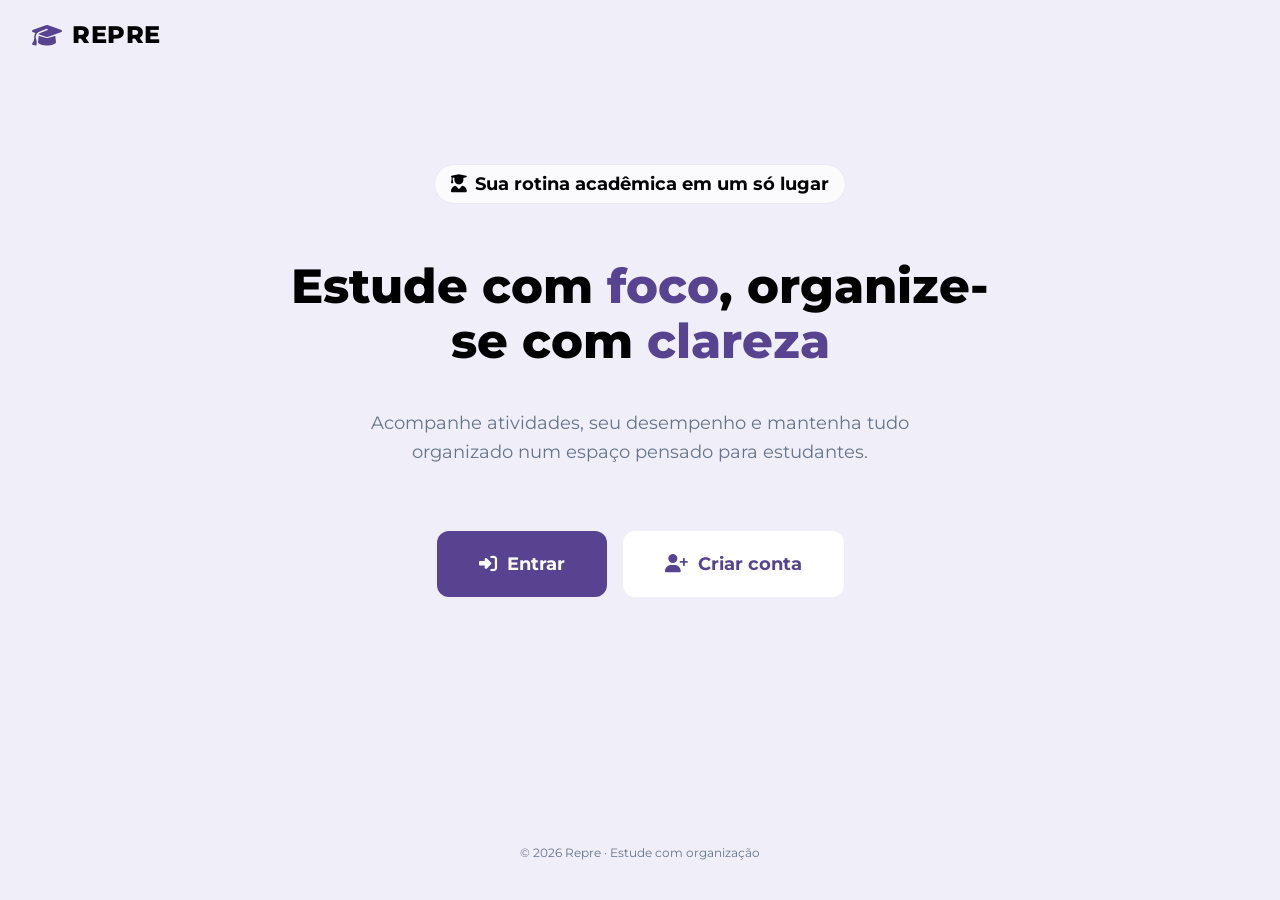
<file: index.html>
<!DOCTYPE html>
<html lang="pt-BR">

<head>
    <meta charset="UTF-8">
    <meta name="viewport" content="width=device-width, initial-scale=1.0">
    <title>REPRE</title>
    <link rel="stylesheet" href="index.css">
    <link href="https://fonts.googleapis.com/css2?family=Montserrat:wght@400;500;600;700&display=swap" rel="stylesheet">
    <link rel="stylesheet" href="https://cdnjs.cloudflare.com/ajax/libs/font-awesome/6.7.2/css/all.min.css">
</head>

<body>
    <div class="bg-books" id="bgBooks" aria-hidden="true"></div>

    <header>
        <div class="logo-chapeu">
            <i class="fa-solid fa-graduation-cap" style="color: #584391;"></i>
            REPRE
        </div>
    </header>

    <content>
        <span class="caixinha fade">
            <i class="fa-solid fa-user-graduate"></i>
            Sua rotina acadêmica em um só lugar
        </span>

        <h1 class="fade">
            Estude com <span class="marcacao">foco</span>, organize-se com <span class="marcacao">clareza</span>
        </h1>

        <p class="subtitle fade">
            Acompanhe atividades, seu desempenho e mantenha tudo
            organizado num espaço pensado para estudantes.
        </p>

        <div class="actions fade">
            <a href="/REPRE-2.0/login.html" class="btn btn-entrar">
                <i class="fa-solid fa-right-to-bracket"></i>
                Entrar
            </a>
            <a href="/REPRE-2.0/cadastro.html" class="btn btn-cadastrar">
                <i class="fa-solid fa-user-plus"></i>
                Criar conta
            </a>
        </div>

    </content>

    <footer>
        © 2026 Repre · Estude com organização
    </footer>

    <script src="funcaolivros.js"></script>
</body>

</html>
</file>
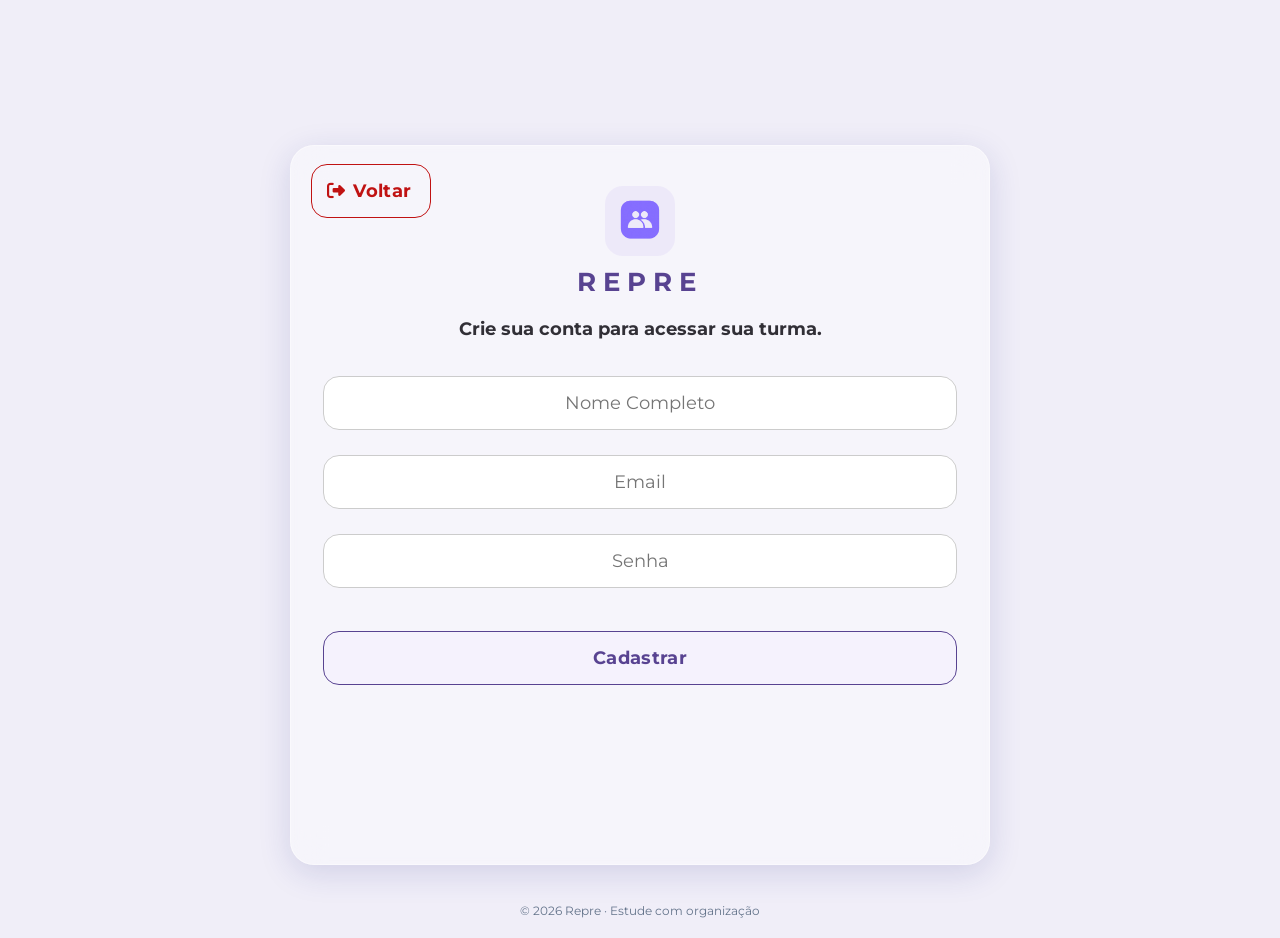
<file: cadastro.html>
<!DOCTYPE html>
<html lang="pt-BR">

<head>
    <meta charset="UTF-8">
    <meta name="viewport" content="width=device-width, initial-scale=1.0">
    <title>Cadastro</title>
    <link rel="stylesheet" href="cadastro.css">
    <link rel="preconnect" href="https://fonts.googleapis.com">
    <link rel="preconnect" href="https://fonts.gstatic.com" crossorigin>
    <link href="https://fonts.googleapis.com/css2?family=Montserrat:wght@400;500;600;700&display=swap" rel="stylesheet">
    <link rel="stylesheet" href="https://cdnjs.cloudflare.com/ajax/libs/font-awesome/6.7.2/css/all.min.css">
</head>

<body>
    <div class="bg-books" id="bgBooks" aria-hidden="true"></div>

    <div class="content">
        <div class="card-login">

            <div class="card-login-header">
                <a href="/REPRE-2.0/index.html" class="btn back">
                    <i class="fa-solid fa-right-from-bracket"></i>
                    Voltar
                </a>
                <div class="logo-bg">
                    <div class="logo-icon">
                        <img src="logo-ilustrativa.png" alt="Logo Repre">
                    </div>
                    <span class="logo-text">REPRE</span>
                </div>

                <h2 class="sub-text">Crie sua conta para acessar sua turma.</h2>
            </div>

            <form action="home.html" method="get" class="cadastro-form">
                <input class="form-input" type="text" name="name" placeholder="Nome Completo" required>
                <input class="form-input" type="email" name="email" placeholder="Email" required>
                <input class="form-input" type="password" name="password" placeholder="Senha" required>
                <button type="submit" class="btn btn-cadastrar">Cadastrar</button>
            </form>

        </div>
    </div>
    <footer>
        © 2026 Repre · Estude com organização
    </footer>

    <script src="funcaolivros.js"></script>
</body>

</html>
</file>
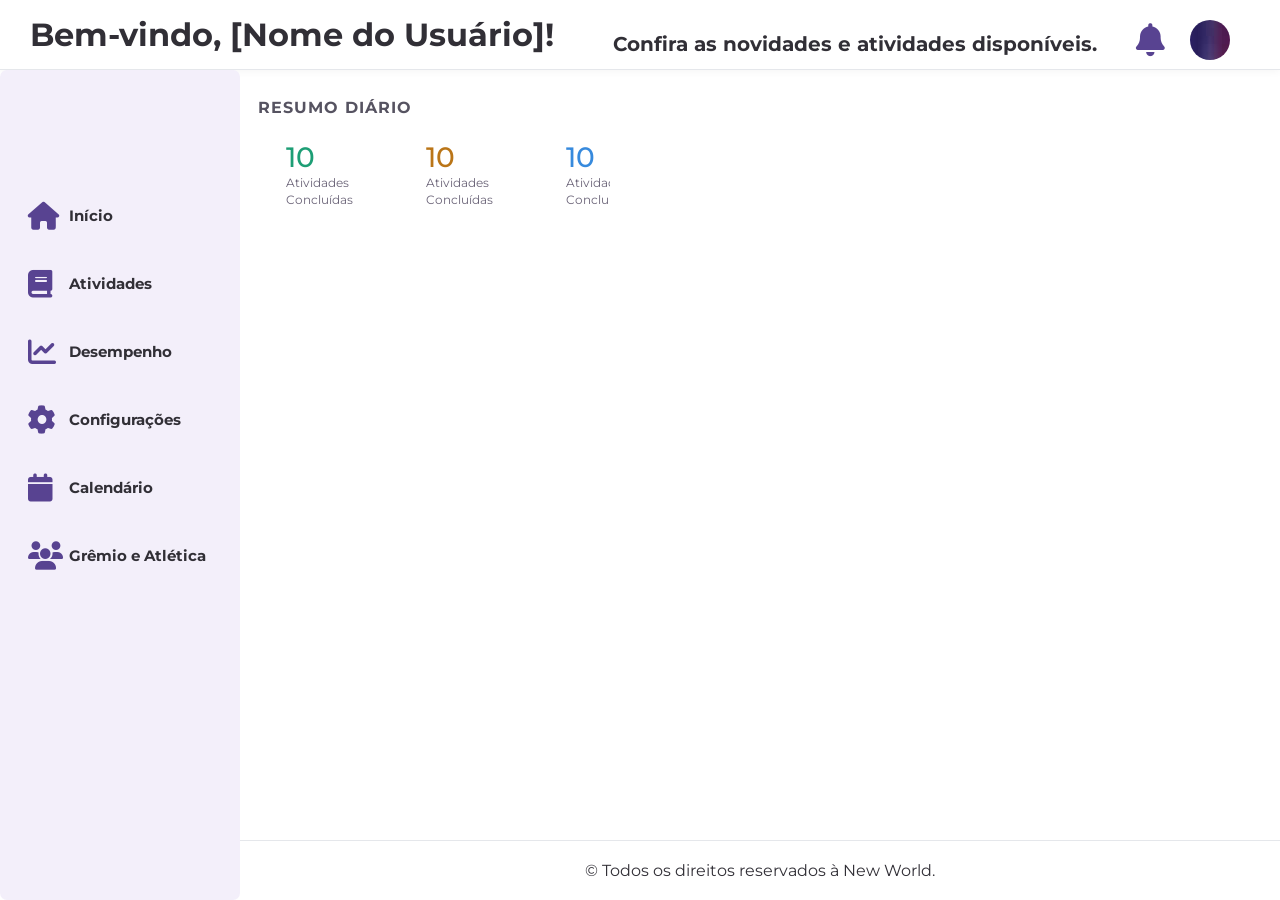
<file: home.html>
<!doctype html>
<html lang="pt-BR">

<head>
  <meta charset="UTF-8" />
  <meta name="viewport" content="width=device-width, initial-scale=1.0" />
  <title>Repre</title>
  <link rel="stylesheet" href="home.css" />
  <link rel="preconnect" href="https://fonts.googleapis.com" />
  <link rel="preconnect" href="https://fonts.gstatic.com" crossorigin />
  <link href="https://fonts.googleapis.com/css2?family=Montserrat:wght@400;600;700&display=swap" rel="stylesheet" />
  <link rel="stylesheet" href="https://cdnjs.cloudflare.com/ajax/libs/font-awesome/6.7.2/css/all.min.css" />
</head>

<body>
  <div class="layout">

    <!--HEADER -->
    <div class="header">
      <h1>Bem-vindo, [Nome do Usuário]!</h1>
      <div class="sub-text">
        Confira as novidades e atividades disponíveis.
      </div>
      <div class="header-nav">
        <div class="sininho">
          <i class="fa-solid fa-bell" style="color: #584391"></i>
        </div>
        <div class="profile">
          <img src="imagem-foto-perfil.jpg" alt="Foto de perfil" />
        </div>
      </div>
    </div>

    <!-- SIDEBAR -->
    <aside class="sidebar">
      <div class="sidebar-header"></div>
      <a href__="home.html" class="sidebar-item">
        <i class="fa-solid fa-house" style="color: #584391"></i>
        <span class="a-text">Início</span>
      </a>
      <a href__="atividades.html" class="sidebar-item">
        <i class="fa-solid fa-book" style="color: #584391"></i>
        <span class="a-text">Atividades</span>
      </a>
      <a href__="dashboard.html" class="sidebar-item">
        <i class="fa-solid fa-chart-line" style="color: #584391"></i>
        <span class="a-text">Desempenho</span>
      </a>
      <a href__="#" class="sidebar-item">
        <i class="fa-solid fa-gear" style="color: #584391"></i>
        <span class="a-text">Configurações</span>
      </a>
      <a href__="calendario.html" class="sidebar-item">
        <i class="fa-solid fa-calendar" style="color: #584391"></i>
        <span class="a-text">Calendário</span>
      </a>
      <a href__="#" class="sidebar-item">
        <i class="fa-solid fa-users" style="color: #584391"></i>
        <span class="a-text">Grêmio e Atlética</span>
      </a>
    </aside>


    <main class="content">
      <div class="resumo-section">
        <p class="resumo-title">Resumo Diário</p>
        <div class="resumo-scroll-wrap" id="resumoScroll">
          <div class="resumo-inner">
            <div class="resumo-card verde">
              <span class="resumo-card-num">10</span>
              <span class="resumo-card-label">Atividades Concluídas</span>
            </div>
            <div class="resumo-card amarelo">
              <span class="resumo-card-num">10</span>
              <span class="resumo-card-label">Atividades Concluídas</span>
            </div>
            <div class="resumo-card azul">
              <span class="resumo-card-num">10</span>
              <span class="resumo-card-label">Atividades Concluídas</span>
            </div>
            <div class="resumo-card vermei">
              <span class="resumo-card-num">10</span>
              <span class="resumo-card-label">Atividades Concluídas</span>
            </div>
          </div>
        </div>
      </div>

    </main>
    <footer class="footer">
      © Todos os direitos reservados à New World.
    </footer>
  </div>

  <script src="home.js"></script>
</body>

</html>
</file>
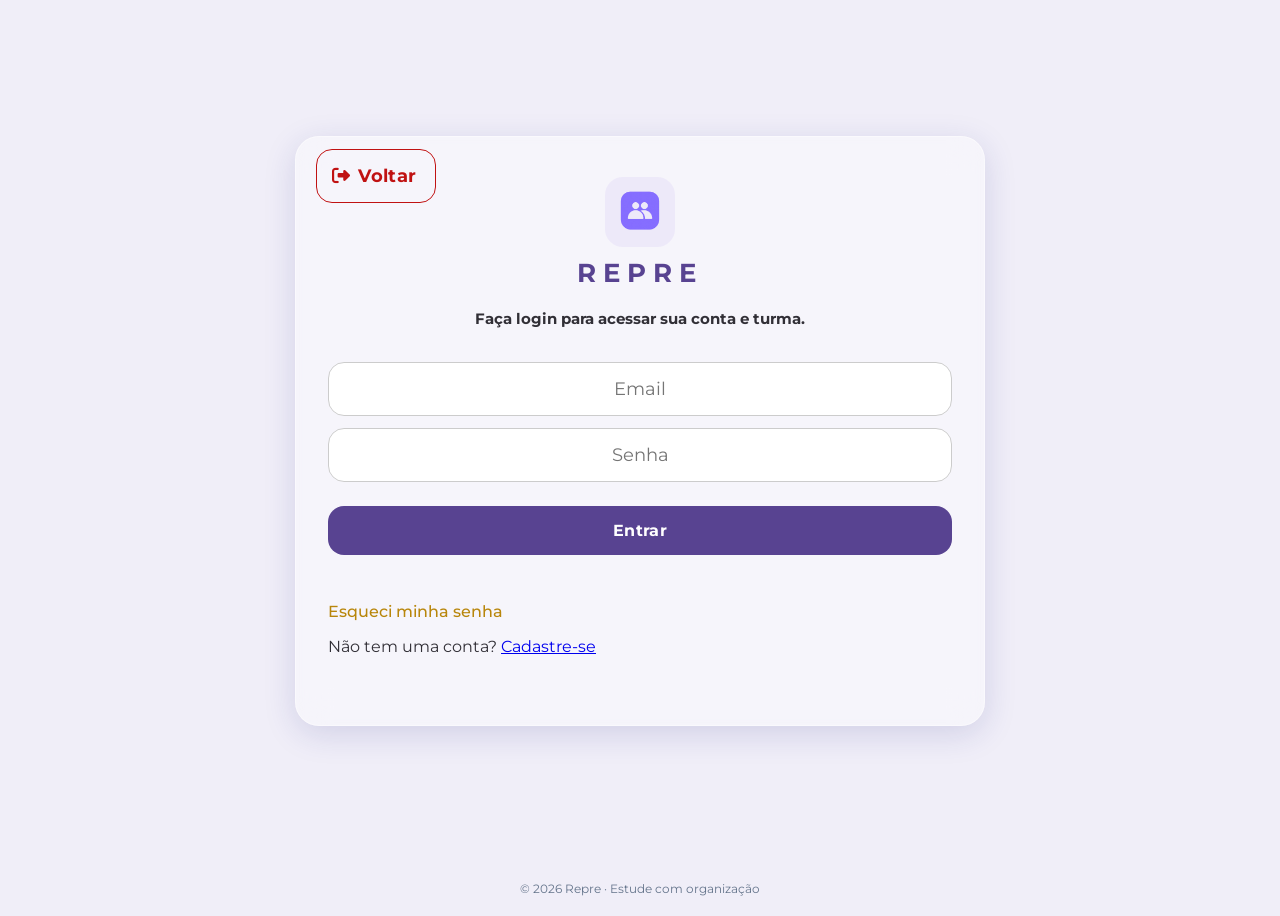
<file: login.html>
<!DOCTYPE html>
<html lang="pt-BR">

<head>
    <meta charset="UTF-8">
    <meta name="viewport" content="width=device-width, initial-scale=1.0">
    <title>Entrar</title>
    <link rel="stylesheet" href="login.css">
    <link rel="preconnect" href="https://fonts.googleapis.com">
    <link rel="preconnect" href="https://fonts.gstatic.com" crossorigin>
    <link href="https://fonts.googleapis.com/css2?family=Montserrat:wght@400;500;600;700&display=swap" rel="stylesheet">
    <link rel="stylesheet" href="https://cdnjs.cloudflare.com/ajax/libs/font-awesome/6.7.2/css/all.min.css">
</head>

<body>
    <div class="bg-books" id="bgBooks" aria-hidden="true"></div>

    <div class="content">
        <div class="card-login">
            <div class="card-login-header">
                <a href="/REPRE-2.0/index.html" class="btn back">
                    <i class="fa-solid fa-right-from-bracket"></i>
                    Voltar
                </a>
                <div class="logo-bg">
                    <div class="logo-icon">
                        <img src="logo-ilustrativa.png" alt="Logo Repre">
                    </div>
                    <span class="logo-text">REPRE</span>
                </div>

                <h2 class="sub-text">Faça login para acessar sua conta e turma.</h2>
            </div>

            <form action="home.html" method="get" class="login-form">
                <input class="form-input" type="email" name="email" placeholder="Email" required>
                <input class="form-input" type="password" name="password" placeholder="Senha" required>
                <button type="submit" class="btn btn-entrar">Entrar</button>
            </form>

            <a href="#" class="forgot-password">Esqueci minha senha</a>
            <div class="register-link">
                <span>Não tem uma conta?</span>
                <a href="/REPRE-2.0/cadastro.html">Cadastre-se</a>
            </div>
        </div>

        <footer>
            © 2026 Repre · Estude com organização
        </footer>
        <script src="funcaolivros.js"></script>
</body>

</html>
</file>
<file: index.css>
*,
*::before,
*::after {
    box-sizing: border-box;
    margin: 0;
    padding: 0;
}

body {
    font-family: 'Montserrat', sans-serif;
    background-color: #f0eef8;
}

.bg-books {
    position: fixed;
    inset: 0;
    z-index: 0;
    pointer-events: none;
    overflow: hidden;
}

.book {
    position: absolute;
    top: -60px;
    animation: fall linear infinite;
    will-change: transform;
}

@keyframes fall {
    0% {
        transform: translateY(0) rotate(0deg);
    }

    100% {
        transform: translateY(110vh) rotate(360deg);
    }
}

@keyframes fade-down {
    from {
        opacity: 0;
        transform: translateY(12px);
    }

    to {
        opacity: 1;
        transform: translateY(0);
    }
}

.fade {
    opacity: 0;
    animation: fade-down 0.6s ease both;
}


header {
    position: relative;
    z-index: 10;
    display: flex;
    align-items: center;
    justify-content: space-between;
    padding: 20px 32px;
}

.logo-chapeu {
    display: flex;
    align-items: center;
    gap: 10px;
    font-size: 24px;
    font-weight: 800;
    color: var(--slate-700);
    letter-spacing: 0.02em;
}


content {
    top: 55px;
    position: relative;
    z-index: 10;
    flex: 1;
    display: flex;
    flex-direction: column;
    align-items: center;
    justify-content: center;
    text-align: center;
    padding: 40px 24px;
}

.caixinha {
    display: inline-flex;
    align-items: center;
    gap: 8px;
    font-size: 18px;
    font-weight: 700;
    background: rgba(255, 255, 255, 0.7);
    border: 1px solid rgba(203, 213, 225, 0.4);
    padding: 8px 16px;
    border-radius: 999px;
    margin-bottom: 55px;
    backdrop-filter: blur(4px);
    animation-delay: 0s;
}

h1 {
    font-size: 48px;
    font-weight: 800;
    line-height: 1.15;
    color: var(--slate-700);
    max-width: 720px;
    margin: 0 0 24px 0;
    animation-delay: 0.1s;
}

h1 .marcacao {
    color: #584391;
}

.subtitle {
    margin-top: 16px;
    font-size: 18px;
    color: rgb(100 116 139);
    max-width: 560px;
    line-height: 1.6;
    animation-delay: 0.2s;
    margin-bottom: 32px;
}

.actions {
    margin-top: 32px;
    display: flex;
    gap: 16px;
    animation-delay: 0.3s;
}

.btn {
    display: inline-flex;
    align-items: center;
    gap: 10px;
    font-size: 18px;
    font-weight: 700;
    padding: 22px 42px;
    border-radius: 12px;
    text-decoration: none;
    transition: transform 0.2s ease, box-shadow 0.2s ease, border-color 0.2s ease;
}

.btn-entrar {
    background-color: #584391;
    color: #ffffff;
    border: none;
}

.btn-entrar:hover {
    background-color: #452d7a;
    box-shadow: 0 6px 20px rgba(88, 67, 145, 0.3);
    transform: translateY(-1px);
}

.btn-cadastrar {
    background-color: #fff;
    color: #584391;
    border: none;
}

.btn-cadastrar:hover {
    box-shadow: 0 6px 20px rgba(88, 67, 145, 0.3);
    transform: translateY(-1px);
}

footer {
    position: relative;
    z-index: 10;
    text-align: center;
    padding: 20px 0;
    font-size: 12px;
    color: rgb(100 116 139);
    top: 27vh;
}

@media (max-width: 640px) {
    h1 {
        font-size: 32px;
    }

    .actions {
        flex-direction: column;
        width: 100%;
        max-width: 280px;
    }

    .features {
        gap: 16px;
    }
}
</file>
<file: cadastro.css>
*,
*::before,
*::after {
    box-sizing: border-box;
    margin: 0;
    padding: 0;
}

body {
    font-family: 'Montserrat', sans-serif;
    background-color: #f0eef8;
    min-height: 100vh;
}


.bg-books {
    position: fixed;
    inset: 0;
    z-index: 0;
    pointer-events: none;
    overflow: hidden;
}

.book {
    position: absolute;
    top: -60px;
    animation: fall linear infinite;
    will-change: transform;
}

@keyframes fall {
    0% {
        transform: translateY(0) rotate(0deg);
    }

    100% {
        transform: translateY(110vh) rotate(360deg);
    }
}

@keyframes fade-down {
    from {
        opacity: 0;
        transform: translateY(12px);
    }

    to {
        opacity: 1;
        transform: translateY(0);
    }
}

.fade {
    opacity: 0;
    animation: fade-down 0.6s ease both;
}


.card-login {
    position: relative;
    z-index: 10;
    width: 100%;
    max-width: 700px;
    height: 720px;
    background: rgba(255, 255, 255, 0.4);
    backdrop-filter: blur(16px);
    -webkit-backdrop-filter: blur(16px);
    border: 1px solid rgba(255, 255, 255, 0.4);
    border-radius: 24px;
    padding: 2.5rem 2rem;
    box-shadow: 0 8px 32px 0 rgba(31, 38, 135, 0.15);
    top: 13vh;
}

.card-login-header {
    text-align: center;
    margin-bottom: 2rem;
}

.content {
    flex: 1;
    padding: 28px 28px 0;
    display: flex;
    flex-direction: column;
    align-items: center;
}

.logo-bg {
    display: flex;
    flex-direction: column;
    align-items: center;
    gap: 10px;
    margin-bottom: 18px;
    animation: fadeDown 0.5s ease both;
}

.logo-icon {
    width: 70px;
    height: 70px;
    background: #ede9f9;
    border-radius: 18px;
    display: flex;
    align-items: center;
    justify-content: center;
}

.logo-icon img {
    width: 70px;
    height: 70px;
    object-fit: contain;
}

.logo-text {
    font-size: 26px;
    font-weight: 700;
    color: #584391;
    letter-spacing: 7px;
    text-align: center;
}

.sub-text {
    font-size: 18px;
    font-weight: 700;
    color: #312f36;
    text-align: center;
    line-height: 1.55;
    margin-bottom: 28px;
    animation: fadeDown 0.5s 0.1s ease both;
}

.btn {
    display: block;
    width: 100%;
    padding: 15px;
    border-radius: 16px;
    font-size: 18px;
    font-weight: 700;
    font-family: 'Montserrat', sans-serif;
    text-align: center;
    text-decoration: none;
    cursor: pointer;
    transition: transform 0.15s ease, box-shadow 0.15s ease, background-color 0.15s ease;
    letter-spacing: 0.3px;
    margin-top: 18px;
    margin-bottom: 28px;
}

.btn-cadastrar {
    background-color: #f5f2fd;
    color: #584391;
    border: 1.5px solid #584391;
}

.btn-cadastrar:hover {
    background-color: #ede9f9;
    box-shadow: 0 4px 12px rgba(88, 67, 145, 0.15);
    transform: translateY(-1px);
}

.btn-cadastrar:active {
    transform: scale(0.98);
}

.home-linha {
    width: 100px;
    height: 5px;
    background: rgba(49, 47, 54, 0.2);
    border-radius: 99px;
    margin: 20px auto 16px;
}

.form-input {
    width: 100%;
    padding: 15px;
    border-radius: 16px;
    border: 1.5px solid #ccc;
    font-size: 18px;
    font-weight: 400;
    font-family: 'Montserrat', sans-serif;
    text-align: center;
    text-decoration: none;
    cursor: pointer;
    transition: border-color 0.15s ease;
    margin-bottom: 25px;
}

.form-input:focus {
    outline: none;
    border-color: #584391;
}

footer {
    position: relative;
    z-index: 10;
    text-align: center;
    padding: 20px 0;
    font-size: 12px;
    color: rgb(100 116 139);
    top: 15vh;
}

.back {
    position: absolute;
    top: 0px;
    left: 20px;
    font-size: 18px;
    max-width: 120px;
    color: rgb(192, 18, 18);
    text-decoration: none;
    display: flex;
    align-items: center;
    gap: 8px;
    border: 1px solid;
    transition: all 0.2s ease;
}

.back:hover {
    background-color: rgb(192, 18, 18);
    color: #fff;
    box-shadow: 0 4px 12px rgba(88, 67, 145, 0.15);
    transform: translateY(-2px);
}

@media (max-width: 420px) {
    .fundo-pagina {
        padding: 0;
        background: #ffffff;
        align-items: flex-start;
    }

    .frame-celular {
        width: 100%;
        min-height: 100vh;
        border-radius: 0;
        border: none;
        box-shadow: none;
    }
}
</file>
<file: home.css>
*,
*::before,
*::after {
    box-sizing: border-box;
    margin: 0;
    padding: 0;
}

html,
body {
    width: 100%;
    min-height: 100%;
}

body {
    min-height: 100vh;
    overflow-x: hidden;
    font-family: "Montserrat", sans-serif;
    color: #312f36;
}


.content {
    padding: 28px 28px 0;
    display: flex;
    grid-area: content;
    overflow-y: auto;
}


.sub-text {
    font-size: 20px;
    font-weight: 700;
    color: #312f36;
    margin-left: 20px;
    margin-top: 20px;
    line-height: 1.55;
    margin-bottom: 0px;
    animation: fadeDown 0.5s 0.1s ease both;
}

.sub-sub-text {
    font-size: 15px;
    font-weight: 700;
    color: #312f36;
    text-align: left;
    margin-left: 20px;
    margin-top: 0px;
    line-height: 1.55;
    margin-bottom: 28px;
    animation: fadeDown 0.5s 0.1s ease both;
}

.header {
    grid-area: header;
    display: flex;
    align-items: center;
    justify-content: space-between;
    padding: 0 30px;
    background-color: #ffffff;
    border-bottom: 1px solid #e5e7eb;
    box-shadow: 0 2px 8px rgba(0, 0, 0, 0.04);
}

.header-nav {
    display: flex;
    gap: 25px;
}

.header-nav a {
    color: #4b5563;
    text-decoration: none;
    font-size: 15px;
    font-weight: 500;
    transition: color 0.2s ease;
}

.header-nav a:hover {
    color: #2563eb;
}

.header .sininho {
    font-size: 33px;
    margin-top: 10px;
    cursor: pointer;
}

.a-text {
    font-size: 15px;
    font-weight: 700;
    color: #312f36;
    text-align: left;
    font-style: normal !important;
    text-decoration: none !important;
    line-height: 1.2;
    animation: fadeDown 0.5s 0.1s ease both;
}

.profile {
    width: 40px;
    height: 40px;
    border-radius: 50%;
    overflow: hidden;
    margin-top: 10px;
    margin-right: 20px;
}

.submenu-wrapper {
    position: relative;
}

.layout {
    min-height: 100vh;
    display: grid;
    grid-template-columns: 240px 1fr;
    grid-template-rows: 70px 1fr 60px;

    grid-template-areas:
        "header header"
        "sidebar content"
        "sidebar footer";
}


.sidebar {
    grid-area: sidebar;
    display: flex;
    flex-direction: column;
    gap: 4px;
    background: none;
    background-color: #f3eefaef;
    border-radius: 7px;
    cursor: pointer;
    font-size: 28px;
    padding: 10px;
}

.sidebar-header {
    width: 100%;
    height: 100px;
}

.sidebar-item {
    display: flex;
    flex-direction: row;
    align-items: center;
    margin: 18px;
    gap: 16px;
    text-decoration: none !important;
}

.sidebar-item i {
    width: 25px;
    text-align: center;
}

.wrapper-atividades {
    width: 100%;
    display: flex;
    flex-direction: column;
    align-items: center;
    margin-top: 50px;
}

.title-atividades {
    font-size: 16px;
    font-weight: 700;
    color: #565361;
    text-transform: uppercase;
    letter-spacing: 0.06em;
    margin: 0 0 12px;
    animation: fadeDown 0.5s 0.1s ease both;
    position: absolute;
    text-align: left;
    left: 2px;
    margin-left: 15px;
    margin-top: -25px;
    line-height: 1.55;
    margin-bottom: 10px;
}

.cards-container {
    display: flex;
    flex-direction: column;
    gap: 8px;
    width: 100%;
    max-height: 500px;
    overflow-y: auto;
    overflow-x: hidden;
}

.cards-container::-webkit-scrollbar {
    display: none;
}

.card-atividades {
    margin-top: 7px;
    display: flex;
    flex-direction: column;
    width: 100%;
    background-color: #ffffff;
    border-radius: 8px;
    padding: 16px;
}

.card {
    margin-top: 7px;
    display: flex;
    flex-direction: column;
    width: 100%;
    background-color: #ffffff;
    border-radius: 8px;
    padding: 16px;
}

.card h2 {
    font-size: 14px;
    font-weight: 700;
    color: #312f36;
    text-align: left;
    line-height: 1.55;
    margin-bottom: 8px;
}

.card p {
    font-size: 14px;
    font-weight: 500;
    color: #565361;
    text-align: left;
    line-height: 1.55;
}

.matematica {
    border-left: 4px solid #b81c1c;
}

.filosofia {
    border-left: 4px solid #6d1cb8;
}

.geografia {
    border-left: 4px solid #db7a1f;
}

.ingles {
    border-left: 4px solid #1c7bb8;
}

.card-atividades-title {
    font-size: 14px;
    font-weight: 700;
    color: #312f36;
    text-align: left;
    line-height: 1.55;
    margin-bottom: 8px;
}


.card-atividades-data {
    font-size: 14px;
    font-weight: 500;
    color: #565361;
    text-align: left;
    line-height: 1.55;
    margin-top: 8px;
}

.card-atividades-status {
    font-size: 14px;
    font-weight: 500;
    color: #565361;
    text-align: left;
    line-height: 1.55;
    margin-top: 8px;
}


.resumo-title {
    font-size: 16px;
    font-weight: 700;
    color: #565361;
    text-transform: uppercase;
    letter-spacing: 0.06em;
    margin: 0 0 12px;
    animation: fadeDown 0.5s 0.1s ease both;
    text-align: left;
    left: 2px;
    margin-left: -10px;
}

.resumo-section {
    width: 328px !important;
}

.resumo-scroll-wrap {
    width: 340px !important;
    overflow-x: auto;
    overflow-y: hidden;
    cursor: grab;
    user-select: none;
    -webkit-user-select: none;
    margin-left: 2px;
}

.resumo-scroll-wrap::-webkit-scrollbar {
    display: none;
}

.resumo-inner {
    display: flex;
    flex-direction: row;
    gap: 10px;
    width: max-content;
}

.resumo-card {
    flex: 0 0 130px;
    background-color: #ffffff;
    border-radius: 12px;
    padding: 14px 16px;
    display: flex;
    flex-direction: column;
    gap: 4px;
}

.resumo-card-num {
    font-size: 28px;
    font-weight: 500;
    line-height: 1;
}

.resumo-card-label {
    font-size: 12px;
    color: #6b6478;
    line-height: 1.4;
}

.verde .resumo-card-num {
    color: #1D9E75;
}

.amarelo .resumo-card-num {
    color: #BA7517;
}

.azul .resumo-card-num {
    color: #378ADD;
}

.vermei .resumo-card-num {
    color: #E24B4A;
}


.footer {
    grid-area: footer;
    display: flex;
    align-items: center;
    justify-content: center;
    background-color: #ffffff;
    border-top: 1px solid #e5e7eb;
    padding: 0 20px;
}

.footer p {
    font-size: 13px;
    color: #6b7280;
}
</file>
<file: login.css>
*,
*::before,
*::after {
    box-sizing: border-box;
    margin: 0;
    padding: 0;
}

body {
    font-family: 'Montserrat', sans-serif;
    background-color: #f0eef8;
    min-height: 100vh;
}


.bg-books {
    position: fixed;
    inset: 0;
    z-index: 0;
    pointer-events: none;
    overflow: hidden;
}

.book {
    position: absolute;
    top: -60px;
    animation: fall linear infinite;
    will-change: transform;
}

@keyframes fall {
    0% {
        transform: translateY(0) rotate(0deg);
    }

    100% {
        transform: translateY(110vh) rotate(360deg);
    }
}

@keyframes fade-down {
    from {
        opacity: 0;
        transform: translateY(12px);
    }

    to {
        opacity: 1;
        transform: translateY(0);
    }
}

.fade {
    opacity: 0;
    animation: fade-down 0.6s ease both;
}


.card-login {
    position: relative;
    z-index: 10;
    width: 100%;
    max-width: 690px;
    height: 590px;
    background: rgba(255, 255, 255, 0.4);
    backdrop-filter: blur(16px);
    -webkit-backdrop-filter: blur(16px);
    border: 1px solid rgba(255, 255, 255, 0.4);
    border-radius: 24px;
    padding: 2.5rem 2rem;
    box-shadow: 0 8px 32px 0 rgba(31, 38, 135, 0.15);
    top: 12vh;
}

.card-login-header {
    text-align: center;
    margin-bottom: 2rem;
}

.content {
    flex: 1;
    padding: 28px 28px 0;
    display: flex;
    flex-direction: column;
    align-items: center;
}

.logo-bg {
    display: flex;
    flex-direction: column;
    align-items: center;
    gap: 10px;
    margin-bottom: 18px;
    animation: fadeDown 0.5s ease both;
}

.logo-icon {
    width: 70px;
    height: 70px;
    background: #ede9f9;
    border-radius: 18px;
    display: flex;
    align-items: center;
    justify-content: center;
}

.logo-icon img {
    width: 70px;
    height: 70px;
    object-fit: contain;
}

.logo-text {
    font-size: 26px;
    font-weight: 700;
    color: #584391;
    letter-spacing: 7px;
    text-align: center;
}

.sub-text {
    font-size: 15px;
    font-weight: 700;
    color: #312f36;
    text-align: center;
    line-height: 1.55;
    margin-bottom: 28px;
    animation: fadeDown 0.5s 0.1s ease both;
}

.form-input {
    width: 100%;
    padding: 15px;
    border-radius: 16px;
    border: 1.5px solid #ccc;
    font-size: 18px;
    font-weight: 400;
    font-family: 'Montserrat', sans-serif;
    text-align: center;
    text-decoration: none;
    cursor: pointer;
    transition: border-color 0.15s ease;
    margin-bottom: 12px;
}

.form-input:focus {
    outline: none;
    border-color: #584391;
}

.btn {
    display: block;
    width: 100%;
    padding: 15px;
    border-radius: 16px;
    font-size: 16px;
    font-weight: 700;
    font-family: 'Montserrat', sans-serif;
    text-align: center;
    text-decoration: none;
    cursor: pointer;
    transition: transform 0.15s ease, box-shadow 0.15s ease, background-color 0.15s ease;
    letter-spacing: 0.3px;
    margin-top: 12px;
    margin-bottom: 28px;
}

.btn-entrar {
    background-color: #584391;
    color: #ffffff;
    border: none;
    margin-bottom: 47px;
}

.btn-entrar:hover {
    background-color: #452d7a;
    box-shadow: 0 6px 20px rgba(88, 67, 145, 0.3);
    transform: translateY(-1px);
}

.btn-entrar:active {
    transform: scale(0.98);
}


.forgot-password {
    margin-top: 18px;
    font-size: 16px;
    font-weight: 500;
    color: rgb(184, 134, 11);
    text-decoration: none;
    transition: color 0.15s ease;
}

.forgot-password:hover {
    text-decoration: underline;
}

.register-link {
    margin-top: 16px;
    font-size: 16px;
    color: #312f36;
}

footer {
    position: relative;
    z-index: 10;
    text-align: center;
    padding: 20px 0;
    font-size: 12px;
    color: rgb(100 116 139);
    top: 27vh;
}

.back {
    position: absolute;
    top: 0px;
    left: 20px;
    font-size: 18px;
    max-width: 120px;
    color: rgb(192, 18, 18);
    text-decoration: none;
    display: flex;
    align-items: center;
    gap: 8px;
    border: 1px solid;
    transition: all 0.2s ease;
}

.back:hover {
    background-color: rgb(192, 18, 18);
    color: #fff;
    box-shadow: 0 4px 12px rgba(88, 67, 145, 0.15);
    transform: translateY(-2px);
}

@media (max-width: 420px) {
    .fundo-pagina {
        padding: 0;
        background: #ffffff;
        align-items: flex-start;
    }

    .frame-celular {
        width: 100%;
        min-height: 100vh;
        border-radius: 0;
        border: none;
        box-shadow: none;
    }
}
</file>
